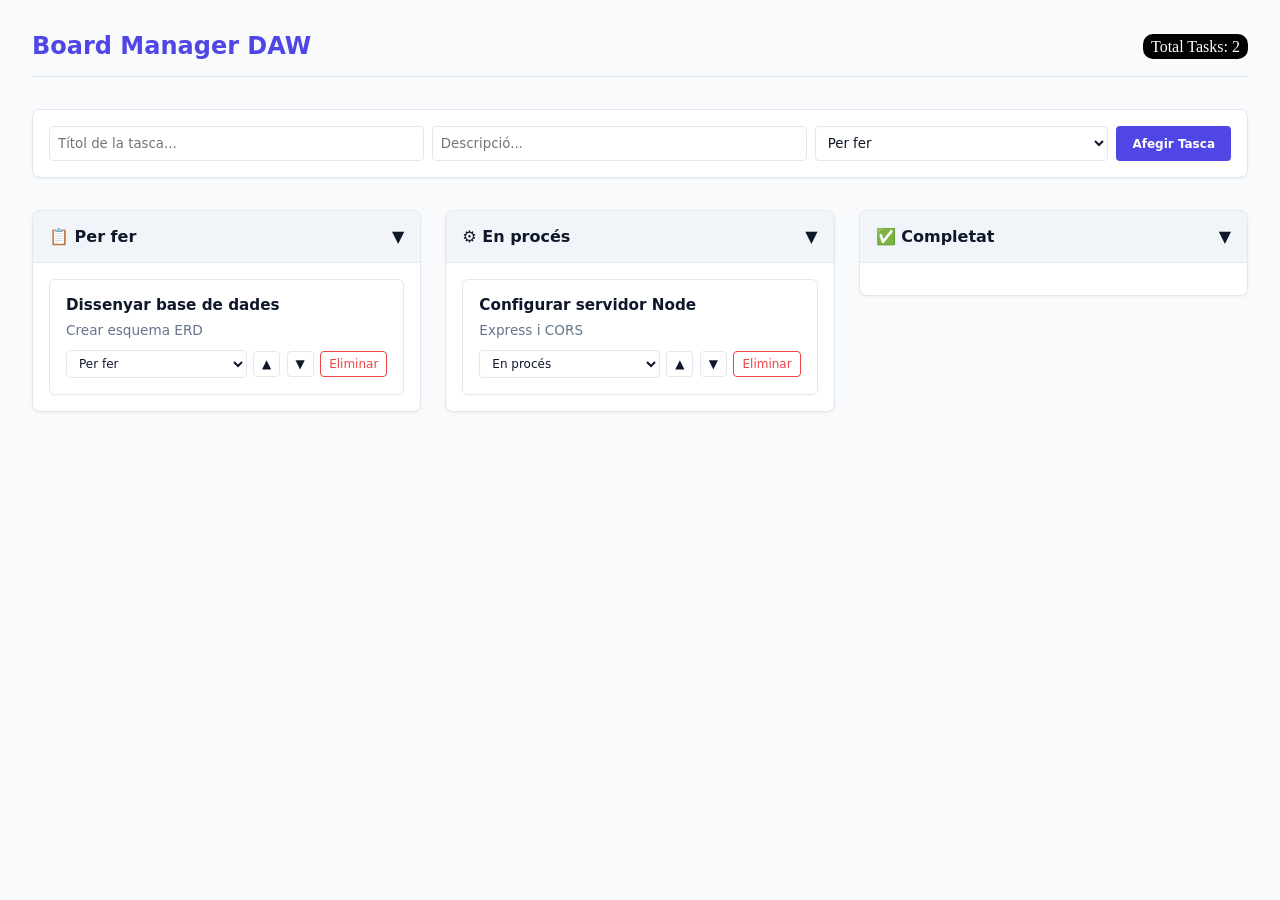
<file: Practicas_Arman/Desenvolupament web en entorn client/Exercici_M0612_U1_AC6/index.html>
<!DOCTYPE html>
<html lang="ca">
<head>
  <meta charset="UTF-8">
  <meta name="viewport" content="width=device-width, initial-scale=1.0">
  <title>Gestor de Projectes - Pràctica DAW JS</title>
  <link rel="stylesheet" href="styles.css">
</head>
<body>

  <header>
    <h1>Board Manager DAW</h1>
    <!-- MÒDUL 5: Custom Element amb Shadow DOM -->
    <task-badge id="global-badge" count="0"></task-badge>
  </header>

  <div class="form-container">
    <form id="new-task-form" class="form-group">
      <input type="text" id="task-title-input" placeholder="Títol de la tasca..." required>
      <input type="text" id="task-desc-input" placeholder="Descripció..." required>
      <select id="task-status-select">
        <option value="todo">Per fer</option>
        <option value="in-progress">En procés</option>
        <option value="done">Completat</option>
      </select>
      <button type="submit" class="btn-primary">Afegir Tasca</button>
    </form>
  </div>

  <main class="board" id="board">
    <!-- Columna 1 -->
    <section class="column" data-status="todo">
      <div class="column-header">
        <h2>📋 Per fer</h2>
        <span class="toggle-icon">▼</span>
      </div>
      <div class="column-content" id="todo-list"></div>
    </section>

    <!-- Columna 2 -->
    <section class="column" data-status="in-progress">
      <div class="column-header">
        <h2>⚙️ En procés</h2>
        <span class="toggle-icon">▼</span>
      </div>
      <div class="column-content" id="in-progress-list"></div>
    </section>

    <!-- Columna 3 -->
    <section class="column" data-status="done">
      <div class="column-header">
        <h2>✅ Completat</h2>
        <span class="toggle-icon">▼</span>
      </div>
      <div class="column-content" id="done-list"></div>
    </section>
  </main>

  <!-- MÒDUL 1: TEMPLATE HTML PER A LES TARGETES -->
  <template id="task-card-template">
    <article class="task-card" data-task-id="">
      <h3 class="task-title"></h3>
      <p class="task-desc"></p>
      <div class="actions">
        <select class="task-status-select">
          <option value="todo">Per fer</option>
          <option value="in-progress">En procés</option>
          <option value="done">Completat</option>
        </select>
        <button class="btn-up">▲</button>
        <button class="btn-down">▼</button>
        <button class="btn-delete">Eliminar</button>
      </div>
    </article>
  </template>

  <script src="app.js"></script>
</body>
</html>
</file>
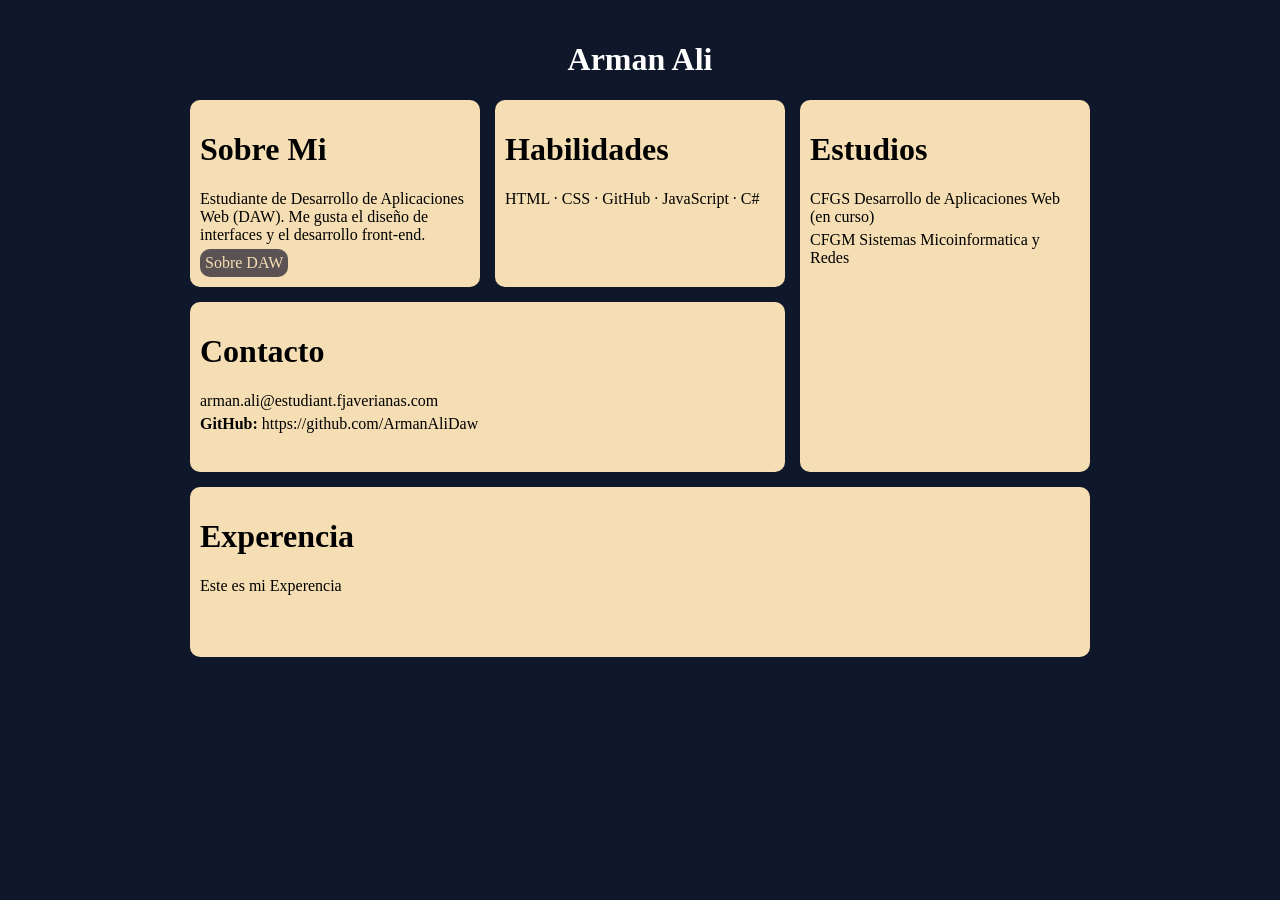
<file: Practicas_Arman/Disseny_de_interfícies_web/Exercici_M0615_Activitat2/index.html>
<!DOCTYPE html>
<html lang="es">

<head>
    <meta charset="UTF-8">
    <meta name="viewport" content="width=device-width, initial-scale=1.0">
    <title>Portfolio</title>
    <link rel="stylesheet" href="style.css">
</head>
<body>
    <header><h1>Arman Ali</h1></header>
    <div class="container">
        <div class="box">
            <h1>Sobre Mi</h1>
            <p>Estudiante de Desarrollo de Aplicaciones Web (DAW). Me gusta el diseño de interfaces y el desarrollo front-end.
            </p>
            <a href="https://ioc.xtec.cat/educacio/grups-moduls/desenvolupament-daplicacions-web/" class="btn" target="_blank">Sobre DAW</a>
        </div>
        <div class="box">
            <h1>Habilidades</h1>
            <p>HTML · CSS · GitHub · JavaScript · C#</p>
        </div>
        <div class="box">
            <h1>Estudios</h1>
            <p>CFGS Desarrollo de Aplicaciones Web (en curso)</p>
            <p>CFGM Sistemas Micoinformatica y Redes</p>
        </div>
        <div class="box">
            <h1>Contacto</h1>
            <p>arman.ali@estudiant.fjaverianas.com</p>
            <p><strong>GitHub:</strong> https://github.com/ArmanAliDaw</p>
        </div>
        <div class="box">
            <h1>Experencia</h1>
            <p>Este es mi Experencia</p>
        </div>
    </div>
</body>
</html>
</file>
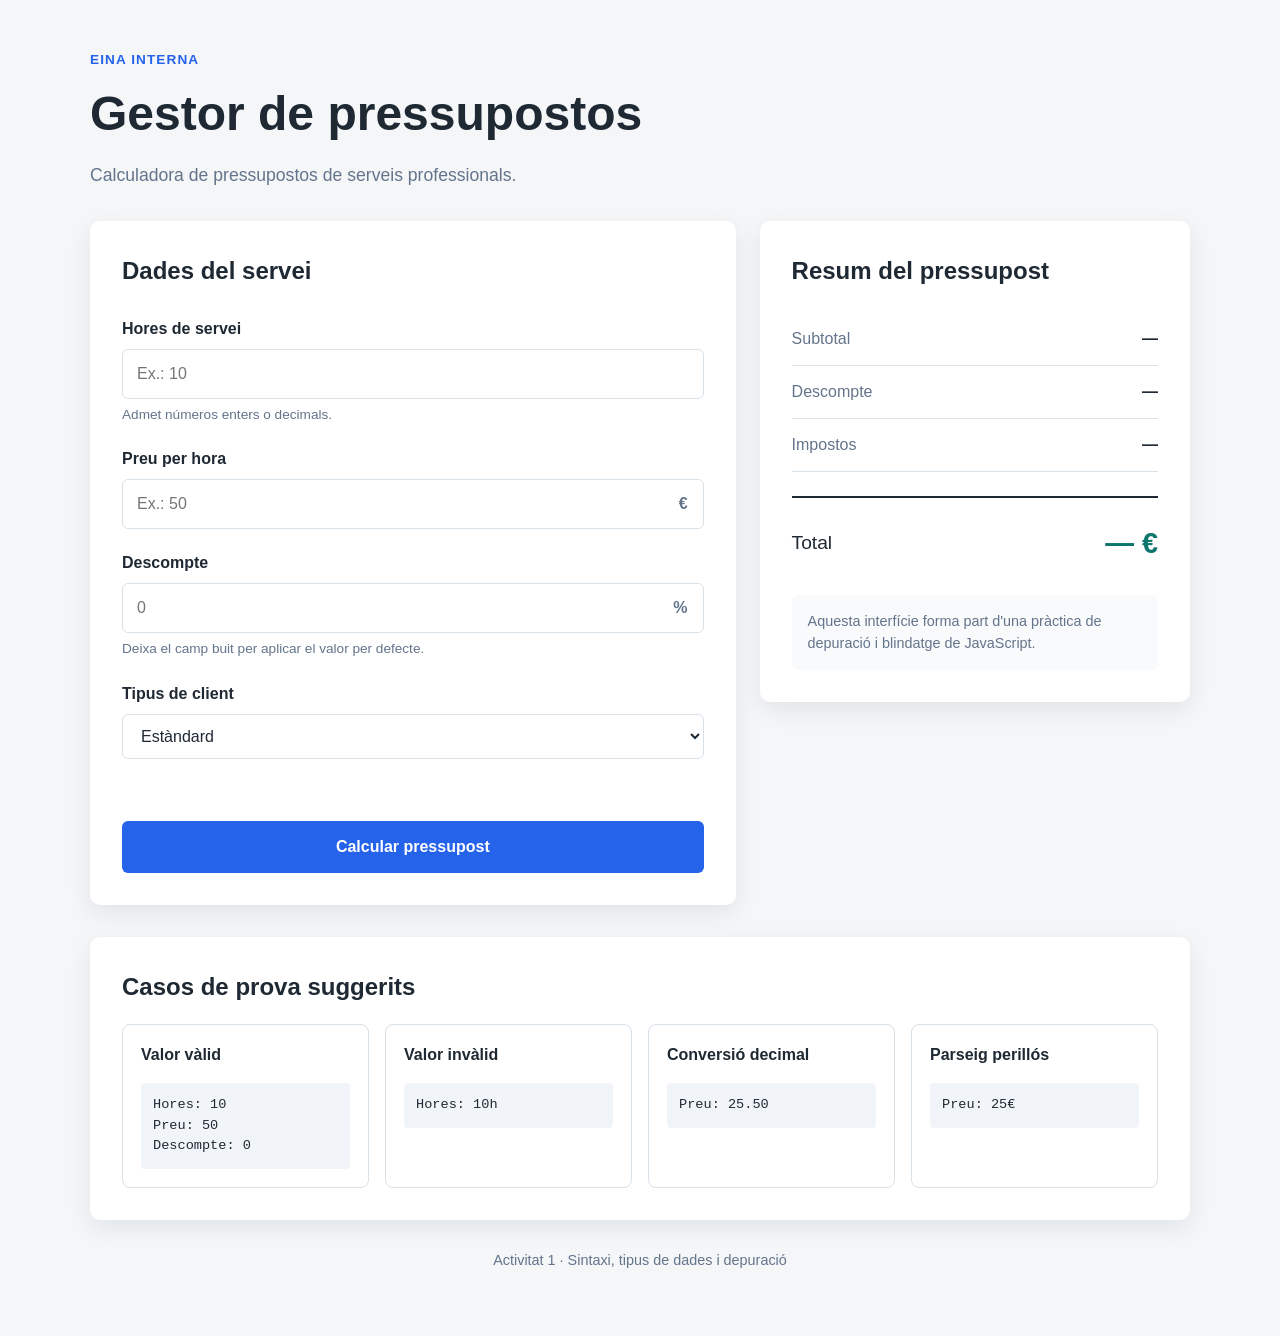
<file: Practicas_Arman/Desenvolupament web en entorn client/Exercici_M0612_U1_AC1/app/index.html>
<!DOCTYPE html>
<html lang="ca">

<head>
    <meta charset="UTF-8">

    <meta name="viewport" content="width=device-width, initial-scale=1.0">

    <title>Gestor de pressupostos</title>

    <link rel="stylesheet" href="./styles.css">
</head>

<body>

    <main class="app">

        <header class="app__header">

            <div>
                <p class="app__eyebrow">
                    Eina interna
                </p>

                <h1>
                    Gestor de pressupostos
                </h1>

                <p class="app__description">
                    Calculadora de pressupostos de serveis professionals.
                </p>
            </div>

        </header>


        <section class="budget" aria-labelledby="budget-title">

            <div class="budget__form">

                <h2 id="budget-title">
                    Dades del servei
                </h2>


                <!-- HORES -->

                <div class="form-group">

                    <label for="hours">
                        Hores de servei
                    </label>

                    <input type="text" id="hoursInput" name="hours" placeholder="Ex.: 10" autocomplete="off">

                    <small>
                        Admet números enters o decimals.
                    </small>

                </div>


                <!-- PREU -->

                <div class="form-group">

                    <label for="price">
                        Preu per hora
                    </label>

                    <div class="input-with-suffix">

                        <input type="text" id="price" name="price" placeholder="Ex.: 50" autocomplete="off">

                        <span>
                            €
                        </span>

                    </div>

                </div>


                <!-- DESCOMPTE -->

                <div class="form-group">

                    <label for="discount">
                        Descompte
                    </label>

                    <div class="input-with-suffix">

                        <input type="text" id="discount" name="discount" placeholder="0" autocomplete="off">

                        <span>
                            %
                        </span>

                    </div>

                    <small>
                        Deixa el camp buit per aplicar el valor per defecte.
                    </small>

                </div>


                <!-- CLIENT -->

                <div class="form-group">

                    <label for="clientType">
                        Tipus de client
                    </label>

                    <select id="clientType" name="clientType">

                        <option value="standard">
                            Estàndard
                        </option>

                        <option value="premium">
                            Premium
                        </option>

                        <option value="VIP">
                            VIP
                        </option>

                    </select>

                </div>


                <!-- ERROR -->

                <div id="error" class="error" role="alert" aria-live="polite"></div>


                <!-- BOTÓ -->

                <button type="button" id="calculateButton">
                    Calcular pressupost
                </button>

            </div>


            <!-- RESULTAT -->

            <aside class="budget__result" aria-labelledby="result-title">

                <h2 id="result-title">
                    Resum del pressupost
                </h2>


                <div class="result-row">

                    <span>
                        Subtotal
                    </span>

                    <strong id="subtotal">
                        —
                    </strong>

                </div>


                <div class="result-row">

                    <span>
                        Descompte
                    </span>

                    <strong id="discountAmount">
                        —
                    </strong>

                </div>


                <div class="result-row">

                    <span>
                        Impostos
                    </span>

                    <strong id="taxAmount">
                        —
                    </strong>

                </div>


                <div class="result-total">

                    <span>
                        Total
                    </span>

                    <strong>
                        <span id="total">
                            —
                        </span>

                        €
                    </strong>

                </div>


                <div class="result-info">

                    <p>
                        Aquesta interfície forma part d'una pràctica
                        de depuració i blindatge de JavaScript.
                    </p>

                </div>

            </aside>

        </section>


        <!-- CASOS DE PROVA -->

        <section class="tests">

            <h2>
                Casos de prova suggerits
            </h2>


            <div class="tests__grid">

                <article class="test-card">

                    <h3>
                        Valor vàlid
                    </h3>

                    <code>
                        Hores: 10<br>
                        Preu: 50<br>
                        Descompte: 0
                    </code>

                </article>


                <article class="test-card">

                    <h3>
                        Valor invàlid
                    </h3>

                    <code>
                        Hores: 10h
                    </code>

                </article>


                <article class="test-card">

                    <h3>
                        Conversió decimal
                    </h3>

                    <code>
                        Preu: 25.50
                    </code>

                </article>


                <article class="test-card">

                    <h3>
                        Parseig perillós
                    </h3>

                    <code>
                        Preu: 25€
                    </code>

                </article>

            </div>

        </section>


        <footer class="app__footer">

            <p>
                Activitat 1 · Sintaxi, tipus de dades i depuració
            </p>

        </footer>

    </main>


    <script src="./ac1.js"></script>

</body>

</html>
</file>
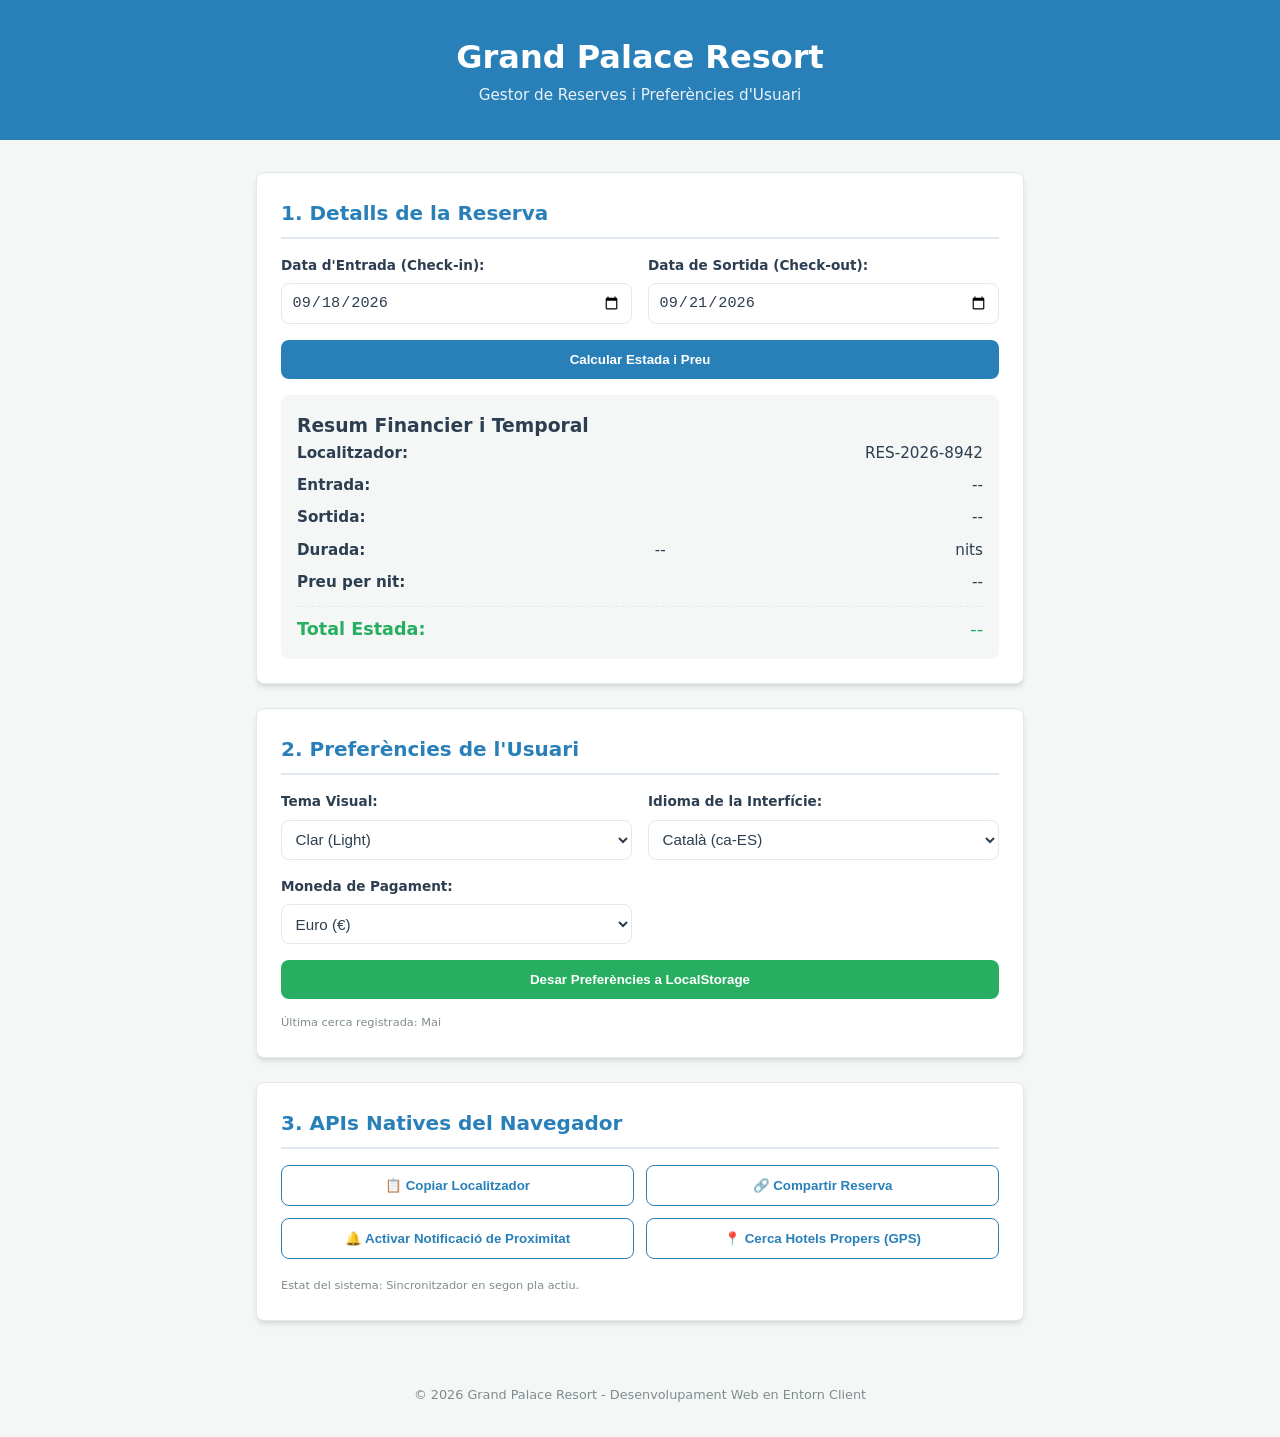
<file: Practicas_Arman/Desenvolupament web en entorn client/Exercici_M0612_U1_AC2/app/index.html>
<!DOCTYPE html>
<html lang="ca">
<head>
    <meta charset="UTF-8">
    <meta name="viewport" content="width=device-width, initial-scale=1.0">
    <title>Gestor de Reserves i Preferències - Enterprise Edition</title>
    <link rel="stylesheet" href="styles.css">
</head>
<body>

    <header class="app-header">
        <div class="header-container">
            <h1>Grand Palace Resort</h1>
            <p class="subtitle">Gestor de Reserves i Preferències d'Usuari</p>
        </div>
    </header>

    <main class="main-container">

        <!-- ALERTA D'ERROR GLOBAL -->
        <div id="errorMessage" class="alert alert-danger" style="display: none;" role="alert"></div>

        <!-- BLOC 1: GESTIÓ TEMPORAL I RESERVA -->
        <section class="card">
            <h2>1. Detalls de la Reserva</h2>
            
            <form id="bookingForm" class="form-grid">
                <div class="form-group">
                    <label for="checkInInput">Data d'Entrada (Check-in):</label>
                    <input type="date" id="checkInInput" value="2026-09-18" required>
                </div>

                <div class="form-group">
                    <label for="checkOutInput">Data de Sortida (Check-out):</label>
                    <input type="date" id="checkOutInput" value="2026-09-21" required>
                </div>

                <div class="form-group full-width">
                    <button type="button" id="btnCalculateStay" class="btn btn-primary">Calcular Estada i Preu</button>
                </div>
            </form>

            <div class="booking-summary card-inner">
                <h3>Resum Financier i Temporal</h3>
                <ul>
                    <li><strong>Localitzador:</strong> <span id="bookingIdDisplay">RES-2026-8942</span></li>
                    <li><strong>Entrada:</strong> <span id="checkInDisplay">--</span></li>
                    <li><strong>Sortida:</strong> <span id="checkOutDisplay">--</span></li>
                    <li><strong>Durada:</strong> <span id="stayNightsDisplay">--</span> nits</li>
                    <li><strong>Preu per nit:</strong> <span id="pricePerNightDisplay">--</span></li>
                    <li class="total-price"><strong>Total Estada:</strong> <span id="totalPriceDisplay">--</span></li>
                </ul>
            </div>
        </section>

        <!-- BLOC 2: PREFERÈNCIES I PERSISTÈNCIA -->
        <section class="card">
            <h2>2. Preferències de l'Usuari</h2>
            
            <form id="preferencesForm" class="form-grid">
                <div class="form-group">
                    <label for="themeSelect">Tema Visual:</label>
                    <select id="themeSelect">
                        <option value="light">Clar (Light)</option>
                        <option value="dark">Fosc (Dark)</option>
                    </select>
                </div>

                <div class="form-group">
                    <label for="langSelect">Idioma de la Interfície:</label>
                    <select id="langSelect">
                        <option value="ca-ES">Català (ca-ES)</option>
                        <option value="es-ES">Español (es-ES)</option>
                        <option value="en-US">English (en-US)</option>
                    </select>
                </div>

                <div class="form-group">
                    <label for="currencySelect">Moneda de Pagament:</label>
                    <select id="currencySelect">
                        <option value="EUR">Euro (€)</option>
                        <option value="USD">Dòlar Nord-americà ($)</option>
                        <option value="GBP">Lliura Esterlina (£)</option>
                    </select>
                </div>

                <div class="form-group full-width">
                    <button type="button" id="btnSavePreferences" class="btn btn-secondary">Desar Preferències a LocalStorage</button>
                </div>
            </form>

            <div class="status-box">
                <small>Última cerca registrada: <span id="lastSearchDisplay">Mai</span></small>
            </div>
        </section>

        <!-- BLOC 3: APIS NATIVES DEL NAVEGADOR -->
        <section class="card">
            <h2>3. APIs Natives del Navegador</h2>
            
            <div class="button-group">
                <button type="button" id="btnCopyCode" class="btn btn-outline">
                    📋 Copiar Localitzador
                </button>
                
                <button type="button" id="btnShareBooking" class="btn btn-outline">
                    🔗 Compartir Reserva
                </button>
                
                <button type="button" id="btnNotify" class="btn btn-outline">
                    🔔 Activar Notificació de Proximitat
                </button>
                
                <button type="button" id="btnNearbyHotels" class="btn btn-outline">
                    📍 Cerca Hotels Propers (GPS)
                </button>
            </div>

            <div id="apiFeedback" class="status-box" style="margin-top: 15px;">
                <small>Estat del sistema: Sincronitzador en segon pla actiu.</small>
            </div>
        </section>

    </main>

    <footer class="app-footer">
        <p>&copy; 2026 Grand Palace Resort - Desenvolupament Web en Entorn Client</p>
    </footer>

    <script src="app.js"></script>
</body>
</html>
</file>
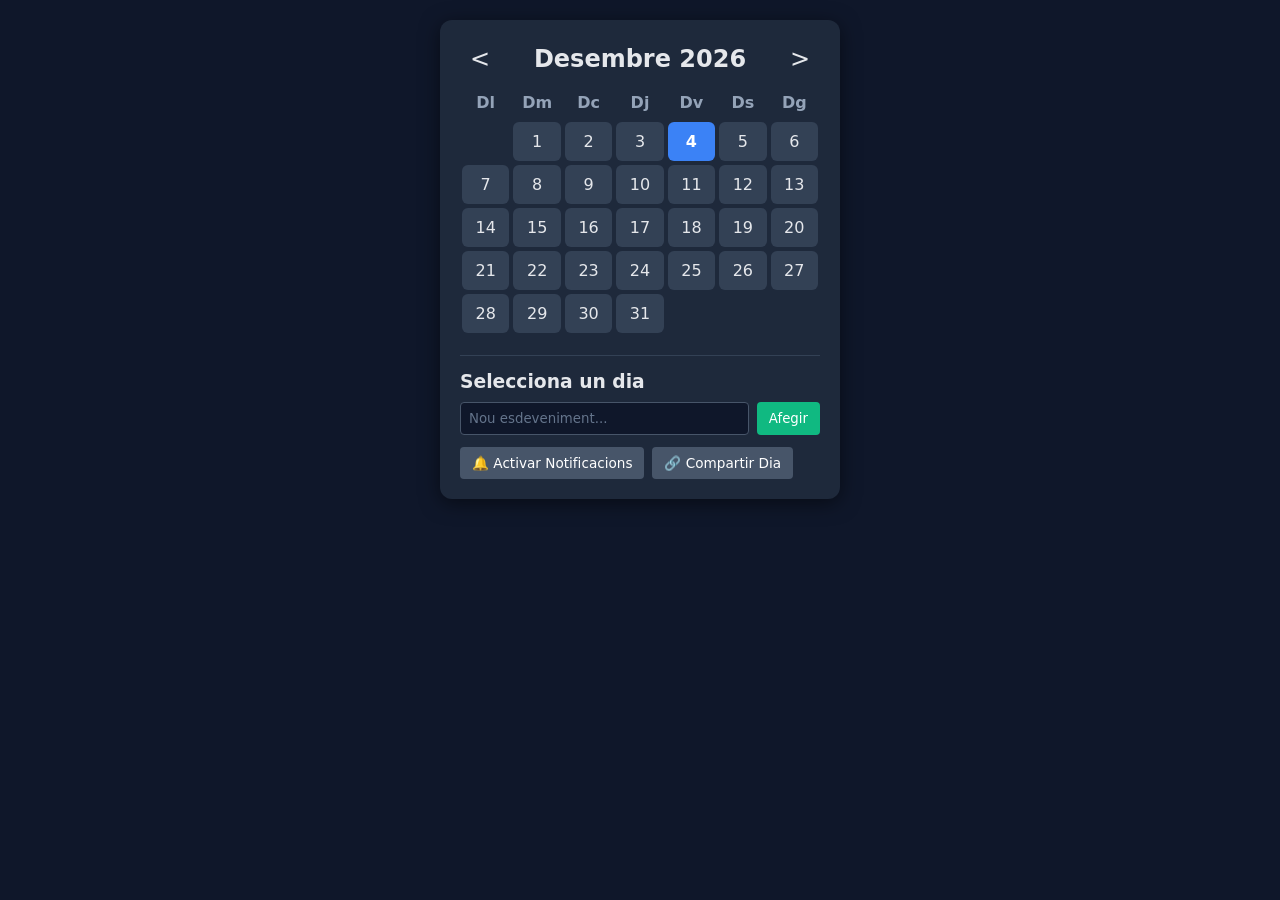
<file: Practicas_Arman/Desenvolupament web en entorn client/Exercici_M0612_U1_AC3/calendari/index.html>
<!DOCTYPE html>
<html lang="ca">

<head>
  <meta charset="UTF-8">
  <meta name="viewport" content="width=device-width, initial-scale=1.0">
  <title>El Meu Calendari JS</title>
  <link rel="stylesheet" href="styles.css">
</head>

<body>
  <div class="calendar-app">
    <!-- Capçalera -->
    <header class="calendar-header">
      <button id="prev-btn">&lt;</button>
      <h2 id="month-year-display">-- ----</h2>
      <button id="next-btn">&gt;</button>
    </header>

    <!-- Dies de la setmana -->
    <div class="weekdays">
      <div>Dl</div>
      <div>Dm</div>
      <div>Dc</div>
      <div>Dj</div>
      <div>Dv</div>
      <div>Ds</div>
      <div>Dg</div>
    </div>

    <!-- Graella de dies -->
    <div id="days-grid" class="days-grid"></div>

    <!-- Panell d'esdeveniments del dia seleccionat -->
    <section class="events-section">
      <h3 id="selected-date-display">Selecciona un dia</h3>

      <form id="event-form">
        <input type="text" id="event-input" placeholder="Nou esdeveniment..." required>
        <button type="submit">Afegir</button>
      </form>

      <ul id="events-list"></ul>

      <div class="actions">
        <button id="notify-btn" class="secondary-btn">🔔 Activar Notificacions</button>
        <button id="share-btn" class="secondary-btn">🔗 Compartir Dia</button>
      </div>
    </section>
  </div>

  <script src="app.js"></script>
</body>

</html>
</file>
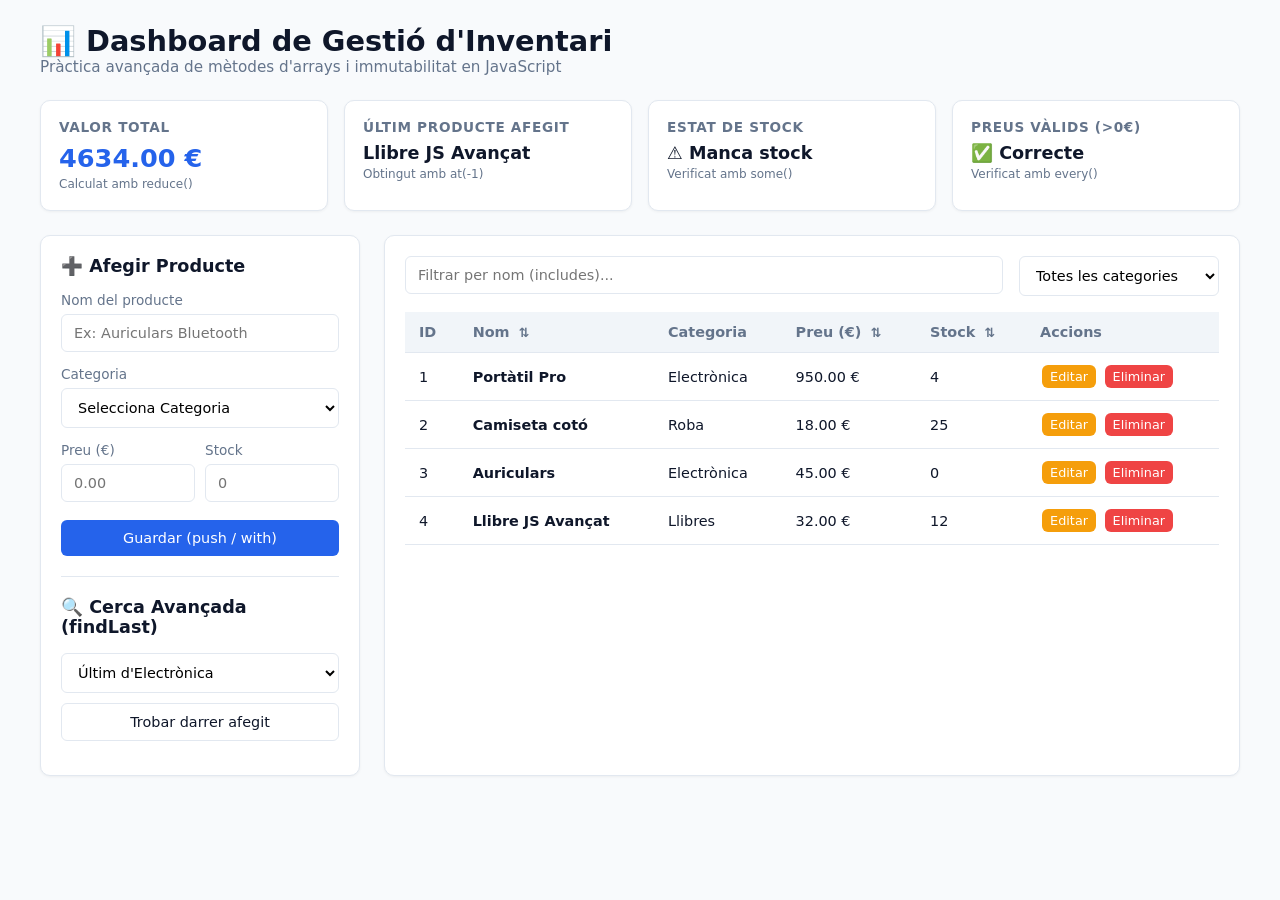
<file: Practicas_Arman/Desenvolupament web en entorn client/Exercici_M0612_U1_AC4/shop/index.html>
<!DOCTYPE html>
<html lang="ca">
<head>
  <meta charset="UTF-8">
  <meta name="viewport" content="width=device-width, initial-scale=1.0">
  <title>Dashboard d'Inventari - Pràctica JS Arrays</title>
  <link rel="stylesheet" href="styles.css">
</head>
<body>
  <div class="dashboard-container">
    <header class="header">
      <h1>📊 Dashboard de Gestió d'Inventari</h1>
      <p>Pràctica avançada de mètodes d'arrays i immutabilitat en JavaScript</p>
    </header>

    <!-- Targetes de Mètriques (Stats) -->
    <section class="stats-grid">
      <div class="stat-card">
        <h3>Valor Total</h3>
        <div class="value" id="val-total">0.00 €</div>
        <span class="subtext">Calculat amb reduce()</span>
      </div>
      <div class="stat-card">
        <h3>Últim Producte Afegit</h3>
        <div class="value-sm" id="val-ultim">-</div>
        <span class="subtext">Obtingut amb at(-1)</span>
      </div>
      <div class="stat-card">
        <h3>Estat de Stock</h3>
        <div class="value-sm" id="val-sense-stock">-</div>
        <span class="subtext">Verificat amb some()</span>
      </div>
      <div class="stat-card">
        <h3>Preus Vàlids (>0€)</h3>
        <div class="value-sm" id="val-preu-valid">-</div>
        <span class="subtext">Verificat amb every()</span>
      </div>
    </section>

    <div class="main-layout">
      <!-- Formulari d'Alta / Edició -->
      <aside class="card sidebar">
        <h2 id="form-title">➕ Afegir Producte</h2>
        <form id="form-producte">
          <input type="hidden" id="edit-id" value="">
          
          <div class="form-group">
            <label>Nom del producte</label>
            <input type="text" id="nom" placeholder="Ex: Auriculars Bluetooth" required>
          </div>
          
          <div class="form-group">
            <label>Categoria</label>
            <select id="categoria" required>
              <option value="">Selecciona Categoria</option>
              <option value="Electrònica">Electrònica</option>
              <option value="Roba">Roba</option>
              <option value="Llibres">Llibres</option>
            </select>
          </div>

          <div class="form-row">
            <div class="form-group">
              <label>Preu (€)</label>
              <input type="number" id="preu" placeholder="0.00" step="0.01" required>
            </div>
            <div class="form-group">
              <label>Stock</label>
              <input type="number" id="stock" placeholder="0" required>
            </div>
          </div>

          <button type="submit" id="btn-submit" class="btn btn-primary">Guardar (push / with)</button>
          <button type="button" id="btn-cancel" class="btn btn-secondary" style="display: none;">Cancel·lar</button>
        </form>

        <hr class="divider">

        <h3>🔍 Cerca Avançada (findLast)</h3>
        <div class="form-group">
          <select id="cerca-cat-last">
            <option value="Electrònica">Últim d'Electrònica</option>
            <option value="Roba">Últim de Roba</option>
            <option value="Llibres">Últim de Llibres</option>
          </select>
          <button id="btn-cerca-last" class="btn btn-outline">Trobar darrer afegit</button>
        </div>
      </aside>

      <!-- Secció Principal: Taula i Filtres -->
      <main class="card content">
        <div class="table-header-controls">
          <div class="search-box">
            <input type="text" id="input-cerca" placeholder="Filtrar per nom (includes)...">
          </div>
          <div class="filter-box">
            <select id="filtre-categoria">
              <option value="Totes">Totes les categories</option>
              <option value="Electrònica">Electrònica</option>
              <option value="Roba">Roba</option>
              <option value="Llibres">Llibres</option>
            </select>
          </div>
        </div>

        <table class="data-table">
          <thead>
            <tr>
              <th>ID</th>
              <th class="sortable" data-sort="nom">Nom <span class="sort-icon">⇅</span></th>
              <th>Categoria</th>
              <th class="sortable" data-sort="preu">Preu (€) <span class="sort-icon">⇅</span></th>
              <th class="sortable" data-sort="stock">Stock <span class="sort-icon">⇅</span></th>
              <th>Accions</th>
            </tr>
          </thead>
          <tbody id="taula-productes">
            <!-- Renderitzat JS -->
          </tbody>
        </table>
      </main>
    </div>
  </div>

  <script src="app.js"></script>
</body>
</html>
</file>
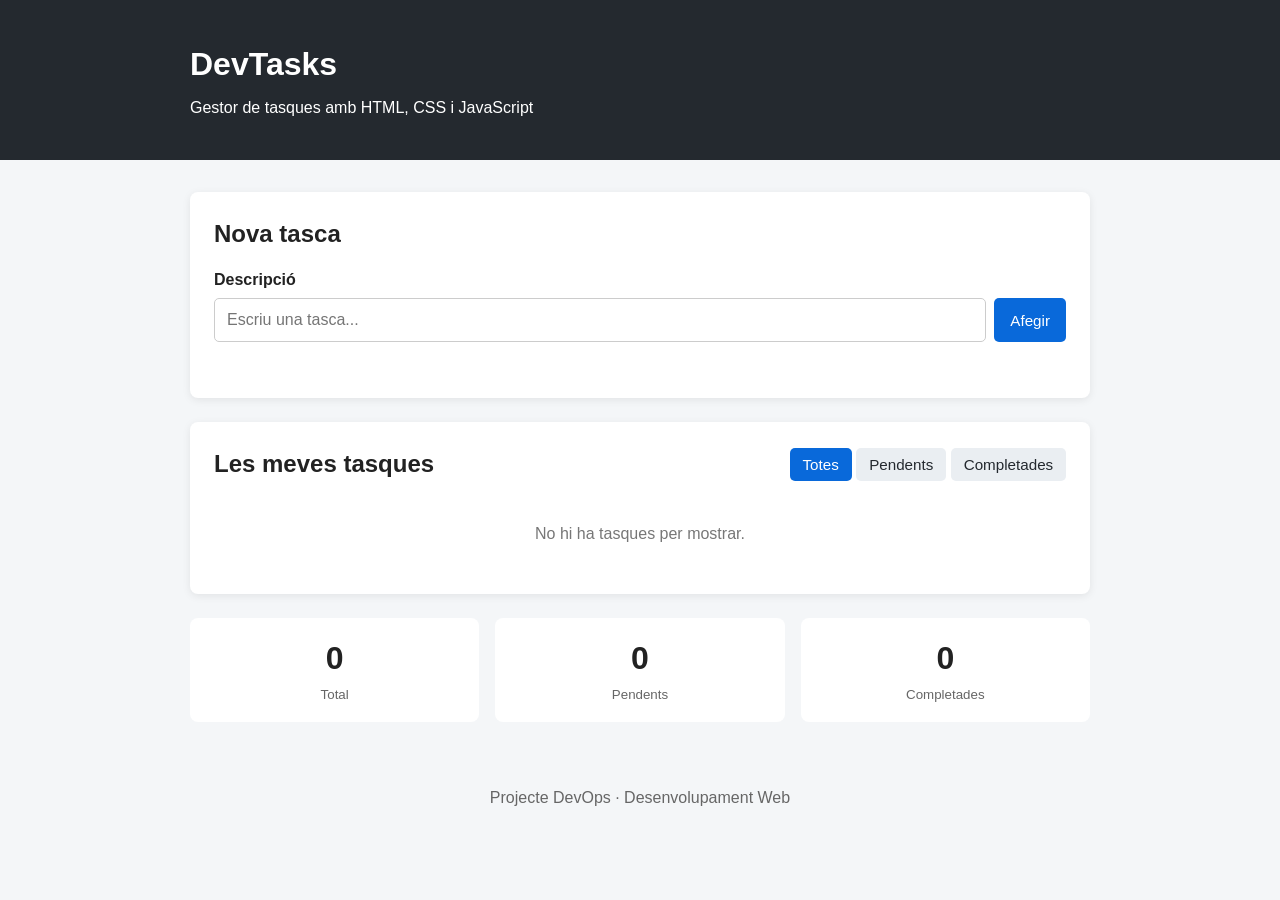
<file: Practicas_Arman/Projecte intermodular de desenvolupament d'aplicacions web/Exercici_M0616_PROJ1/devtasks/index.html>
<!DOCTYPE html>
<html lang="ca">
<head>
  <meta charset="UTF-8">
  <meta name="viewport" content="width=device-width, initial-scale=1.0">
  <meta name="description" content="DevTasks - aplicació de gestió de tasques">
  <title>DevTasks</title>
  <link rel="stylesheet" href="css/style.css">
</head>
<body>
  <header class="header">
    <div class="container">
      <h1>DevTasks</h1>
      <p>Gestor de tasques amb HTML, CSS i JavaScript</p>
    </div>
  </header>

  <main class="container">
    <section class="task-form-section">
      <h2>Nova tasca</h2>
      <form id="task-form">
        <label for="task-input">Descripció</label>
        <div class="form-row">
          <input id="task-input" type="text" placeholder="Escriu una tasca..." autocomplete="off">
          <button type="submit">Afegir</button>
        </div>
        <p id="form-error" class="error" aria-live="polite"></p>
      </form>
    </section>

    <section class="tasks-section">
      <div class="section-header">
        <h2>Les meves tasques</h2>
        <div class="filters">
          <button class="filter active" data-filter="all">Totes</button>
          <button class="filter" data-filter="pending">Pendents</button>
          <button class="filter" data-filter="completed">Completades</button>
        </div>
      </div>

      <ul id="task-list" class="task-list"></ul>
      <p id="empty-message" class="empty-message">No hi ha tasques per mostrar.</p>
    </section>

    <section class="stats">
      <div class="stat"><span id="total-tasks">0</span><small>Total</small></div>
      <div class="stat"><span id="pending-tasks">0</span><small>Pendents</small></div>
      <div class="stat"><span id="completed-tasks">0</span><small>Completades</small></div>
    </section>
  </main>

  <footer class="footer">
    <p>Projecte DevOps · Desenvolupament Web</p>
  </footer>

  <script type="module" src="js/app.js"></script>
</body>
</html>
</file>
<file: Practicas_Arman/Desenvolupament web en entorn client/Exercici_M0612_U1_AC6/styles.css>
:root {
  /* Paleta de colors per a tema clar */
  --bg-color: #f8fafc;        /* Fons general molt clar (Slate 50) */
  --card-bg: #ffffff;        /* Fons de les targetes i contenidors (Blanc pur) */
  --accent: #4f46e5;         /* Color d'accentuació (Indigo 600) */
  --text-main: #0f172a;      /* Text principal fosc per alt contrast (Slate 900) */
  --text-muted: #64748b;     /* Text secundari/suau (Slate 500) */
  --border-color: #e2e8f0;   /* Vores suaus (Slate 200) */
  --header-bg: #f1f5f9;      /* Fons per a capçaleres de columna (Slate 100) */
  --success: #10b981;        /* Verd d'èxit (Emerald 500) */
  --danger: #ef4444;         /* Vermell d'error/eliminar (Red 500) */
}

* { 
  box-sizing: border-box; 
  margin: 0; 
  padding: 0; 
  font-family: system-ui, -apple-system, sans-serif; 
}

body { 
  background-color: var(--bg-color); 
  color: var(--text-main); 
  padding: 2rem; 
  min-height: 100vh; 
}

header { 
  display: flex; 
  justify-content: space-between; 
  align-items: center; 
  margin-bottom: 2rem; 
  border-bottom: 1px solid var(--border-color); 
  padding-bottom: 1rem; 
}

h1 { 
  font-size: 1.5rem; 
  font-weight: 700; 
  color: var(--accent); 
}

.board { 
  display: grid; 
  grid-template-columns: repeat(auto-fit, minmax(300px, 1fr)); 
  gap: 1.5rem; 
  align-items: start; 
}

.column { 
  background-color: var(--card-bg); 
  border-radius: 8px; 
  border: 1px solid var(--border-color); 
  overflow: hidden; 
  box-shadow: 0 1px 3px rgba(0, 0, 0, 0.05);
}

.column-header { 
  padding: 1rem; 
  background-color: var(--header-bg); 
  cursor: pointer; 
  display: flex; 
  justify-content: space-between; 
  align-items: center; 
  user-select: none; 
  border-bottom: 1px solid var(--border-color);
}

.column-header h2 { 
  font-size: 1rem; 
  font-weight: 600; 
}

.column-content { 
  padding: 1rem; 
  display: flex; 
  flex-direction: column; 
  gap: 0.75rem; 
  transition: all 0.3s ease; 
}

.column-content.collapsed { 
  display: none; 
}

.task-card { 
  background-color: var(--card-bg); 
  border: 1px solid var(--border-color); 
  border-radius: 6px; 
  padding: 1rem; 
  position: relative; 
  box-shadow: 0 1px 2px rgba(0, 0, 0, 0.03);
}

.task-card.completed { 
  border-left: 4px solid var(--success); 
  opacity: 0.75; 
  background-color: #f8fafc;
}

.task-card.completed h3 { 
  text-decoration: line-through; 
  color: var(--text-muted); 
}

.task-card h3 { 
  font-size: 0.95rem; 
  margin-bottom: 0.5rem; 
  color: var(--text-main);
}

.task-card p { 
  font-size: 0.85rem; 
  color: var(--text-muted); 
  margin-bottom: 0.75rem; 
}

.actions { 
  display: flex; 
  gap: 0.4rem; 
  justify-content: flex-end; 
  align-items: center; 
}

button, select.task-status-select { 
  background: var(--card-bg); 
  border: 1px solid var(--border-color); 
  color: var(--text-main); 
  padding: 0.3rem 0.5rem; 
  border-radius: 4px; 
  cursor: pointer; 
  font-size: 0.75rem; 
}

button:hover, select.task-status-select:hover { 
  background-color: var(--header-bg); 
}

button.btn-delete { 
  border-color: var(--danger); 
  color: var(--danger); 
}

button.btn-delete:hover {
  background-color: #fef2f2;
}

.form-container { 
  background-color: var(--card-bg); 
  padding: 1rem; 
  border-radius: 8px; 
  margin-bottom: 2rem; 
  border: 1px solid var(--border-color); 
  box-shadow: 0 1px 3px rgba(0, 0, 0, 0.05);
}

.form-group { 
  display: flex; 
  gap: 0.5rem; 
  flex-wrap: wrap; 
}

input, select { 
  background: var(--card-bg); 
  border: 1px solid var(--border-color); 
  color: var(--text-main); 
  padding: 0.5rem; 
  border-radius: 4px; 
  flex-grow: 1; 
}

/* Fix per a la visibilitat de les opcions dels desplegables */
option {
  background-color: var(--card-bg);
  color: var(--text-main);
}

input:focus, select:focus {
  outline: 2px solid var(--accent);
  border-color: transparent;
}

button.btn-primary { 
  background-color: var(--accent); 
  color: white; 
  border: none; 
  font-weight: 600; 
  padding: 0.5rem 1rem; 
}

button.btn-primary:hover {
  background-color: #4338ca;
}
</file>
<file: Practicas_Arman/Disseny_de_interfícies_web/Exercici_M0615_Activitat2/style.css>
body {
    margin: 0;
    padding: 20px;
    background-color: #0f172a;
}
header{
    color: white;
    text-align: center;
    animation: jump 1.5s ease-in-out infinite;
}

/* Contenedor Principal */
.container{
    display: grid;
    grid-template-columns: repeat(3, 1fr);
    gap: 15px;
    max-width: 900px;
    margin: 0 auto;
}

/* Tarjetas */
.box {
    background-color: wheat;
    border-radius: 10px;
    display: flex; 
    flex-direction: column;
    padding: 10px;
    min-height: 150px;
    height: auto;
}
.box:hover{
    background-color: #273449;
    color: white;
    transition: transform 0.5s ease;
}
.box h1 :hover{
    margin: 0 0 5px;
    color: black;
}
.box p {
    margin: 0 0 5px;
}

/* Sobre Mi */
/* .box:nth-child(1) {
    background-color: aqua;
} */
.box:nth-child(1):hover {
    transform: rotate(2deg) 
}

/* Habilidades */
/* .box:nth-child(2) {
    background-color:aquamarine;
} */
.box:nth-child(2):hover {
    transform: scale(102%);
}

/* Estudios */
.box:nth-child(3) {
    grid-row: span 2;
}
.box:nth-child(3):hover {
    transform: scale(1.10)
}

/* Contacto */
.box:nth-child(4) {
    grid-column: span 2;
}
.box:nth-child(4):hover {
    transform: rotate(-10deg);
}

/* Experencia */
.box:nth-child(5) {
    grid-column: span 3;
}
.box:nth-child(5):hover {
    animation: updown 1.5s ease-in-out infinite;
}

/* Button */
.btn{
    align-self: self-start;
    background-color: #5a5253;
    color: wheat;
    text-decoration: none;
    padding: 5px;
    border-radius: 10px;
    align-items: center;
    justify-content: center;
    margin-top: auto;
}
.btn:hover{
    background-color: aliceblue;
    color: black;
}
@keyframes jump {
    0% {
        transform: translateY(0);
    }

    50% {
        transform: translateY(-10px);
    }

    100% {
        transform: translateY(0);
    }
}

@keyframes updown {
    0% {
        transform: translate(0);
    }
    25% {
        transform: rotate(10deg);

    }
    50% {
        transform: rotate(-10deg);

    }
    75%{
        transform: rotate(10deg);

    }
    100%{
        transform: translate(0);
    }
}
</file>
<file: Practicas_Arman/Desenvolupament web en entorn client/Exercici_M0612_U1_AC1/app/styles.css>
/* ============================================================
   VARIABLES
   ============================================================ */

:root {

    --color-background: #f4f6f8;

    --color-surface: #ffffff;

    --color-text: #1f2933;

    --color-text-light: #64748b;

    --color-border: #d9e1e8;

    --color-primary: #2563eb;

    --color-primary-hover: #1d4ed8;

    --color-error: #b42318;

    --color-error-background: #fef3f2;

    --color-result: #0f766e;

    --radius: 10px;

    --shadow:
        0 8px 24px rgba(15, 23, 42, 0.08);

}


/* ============================================================
   RESET
   ============================================================ */

* {

    box-sizing: border-box;

}


body {

    margin: 0;

    font-family:
        Arial,
        Helvetica,
        sans-serif;

    background: var(--color-background);

    color: var(--color-text);

    line-height: 1.5;

}


/* ============================================================
   APP
   ============================================================ */

.app {

    width: min(1100px, calc(100% - 40px));

    margin: 0 auto;

    padding: 50px 0;

}


/* ============================================================
   HEADER
   ============================================================ */

.app__header {

    margin-bottom: 32px;

}


.app__eyebrow {

    margin: 0 0 8px;

    color: var(--color-primary);

    font-size: 0.85rem;

    font-weight: 700;

    text-transform: uppercase;

    letter-spacing: 0.08em;

}


.app__header h1 {

    margin: 0;

    font-size: clamp(
        2rem,
        5vw,
        3rem
    );

}


.app__description {

    margin: 12px 0 0;

    color: var(--color-text-light);

    font-size: 1.1rem;

}


/* ============================================================
   PRESSUPOST
   ============================================================ */

.budget {

    display: grid;

    grid-template-columns:
        minmax(0, 1.2fr)
        minmax(300px, 0.8fr);

    gap: 24px;

}


/* ============================================================
   FORMULARI
   ============================================================ */

.budget__form {

    padding: 32px;

    background: var(--color-surface);

    border-radius: var(--radius);

    box-shadow: var(--shadow);

}


.budget__form h2 {

    margin-top: 0;

    margin-bottom: 28px;

}


.form-group {

    margin-bottom: 22px;

}


.form-group label {

    display: block;

    margin-bottom: 8px;

    font-weight: 600;

}


.form-group small {

    display: block;

    margin-top: 6px;

    color: var(--color-text-light);

    font-size: 0.85rem;

}


/* ============================================================
   INPUTS
   ============================================================ */

input,
select {

    width: 100%;

    padding: 12px 14px;

    border: 1px solid var(--color-border);

    border-radius: 6px;

    background: #ffffff;

    color: var(--color-text);

    font: inherit;

}


input:focus,
select:focus {

    outline: none;

    border-color: var(--color-primary);

    box-shadow:
        0 0 0 3px
        rgba(37, 99, 235, 0.12);

}


/* ============================================================
   INPUT AMB SUFIX
   ============================================================ */

.input-with-suffix {

    position: relative;

}


.input-with-suffix input {

    padding-right: 50px;

}


.input-with-suffix span {

    position: absolute;

    top: 50%;

    right: 16px;

    transform: translateY(-50%);

    color: var(--color-text-light);

    font-weight: 600;

}


/* ============================================================
   ERROR
   ============================================================ */

.error {

    min-height: 20px;

    margin-bottom: 20px;

    padding: 0;

    color: var(--color-error);

    font-size: 0.9rem;

}


.error:not(:empty) {

    padding: 12px;

    background: var(--color-error-background);

    border-left:
        4px solid
        var(--color-error);

    border-radius: 4px;

}


/* ============================================================
   BOTÓ
   ============================================================ */

button {

    width: 100%;

    padding: 14px 20px;

    border: none;

    border-radius: 6px;

    background: var(--color-primary);

    color: white;

    font: inherit;

    font-weight: 700;

    cursor: pointer;

    transition:
        background 0.2s ease,
        transform 0.2s ease;

}


button:hover {

    background: var(--color-primary-hover);

}


button:active {

    transform: translateY(1px);

}


button:focus-visible {

    outline:
        3px solid
        rgba(37, 99, 235, 0.35);

    outline-offset: 3px;

}


/* ============================================================
   RESULTAT
   ============================================================ */

.budget__result {

    padding: 32px;

    background: var(--color-surface);

    border-radius: var(--radius);

    box-shadow: var(--shadow);

    height: fit-content;

}


.budget__result h2 {

    margin-top: 0;

    margin-bottom: 24px;

}


/* ============================================================
   FILES RESULTAT
   ============================================================ */

.result-row {

    display: flex;

    justify-content: space-between;

    gap: 20px;

    padding: 14px 0;

    border-bottom:
        1px solid
        var(--color-border);

}


.result-row span {

    color: var(--color-text-light);

}


.result-total {

    display: flex;

    justify-content: space-between;

    align-items: center;

    margin-top: 24px;

    padding-top: 24px;

    border-top:
        2px solid
        var(--color-text);

    font-size: 1.2rem;

}


.result-total strong {

    color: var(--color-result);

    font-size: 1.8rem;

}


/* ============================================================
   INFORMACIÓ
   ============================================================ */

.result-info {

    margin-top: 30px;

    padding: 16px;

    background: #f8fafc;

    border-radius: 6px;

}


.result-info p {

    margin: 0;

    color: var(--color-text-light);

    font-size: 0.9rem;

}


/* ============================================================
   TESTS
   ============================================================ */

.tests {

    margin-top: 32px;

    padding: 32px;

    background: var(--color-surface);

    border-radius: var(--radius);

    box-shadow: var(--shadow);

}


.tests h2 {

    margin-top: 0;

}


.tests__grid {

    display: grid;

    grid-template-columns:
        repeat(
            auto-fit,
            minmax(200px, 1fr)
        );

    gap: 16px;

}


.test-card {

    padding: 18px;

    border:
        1px solid
        var(--color-border);

    border-radius: 8px;

}


.test-card h3 {

    margin-top: 0;

    font-size: 1rem;

}


.test-card code {

    display: block;

    padding: 12px;

    background: #f1f5f9;

    border-radius: 4px;

    font-family:
        "Courier New",
        monospace;

    font-size: 0.85rem;

}


/* ============================================================
   FOOTER
   ============================================================ */

.app__footer {

    margin-top: 30px;

    text-align: center;

    color: var(--color-text-light);

    font-size: 0.9rem;

}


/* ============================================================
   RESPONSIVE
   ============================================================ */

@media (max-width: 800px) {

    .app {

        width: min(
            100% - 24px,
            700px
        );

        padding: 24px 0;

    }


    .budget {

        grid-template-columns: 1fr;

    }


    .budget__form,
    .budget__result,
    .tests {

        padding: 24px;

    }

}


@media (max-width: 480px) {

    .app__header h1 {

        font-size: 2rem;

    }


    .result-total {

        align-items: flex-start;

        flex-direction: column;

        gap: 8px;

    }

}
</file>
<file: Practicas_Arman/Desenvolupament web en entorn client/Exercici_M0612_U1_AC2/app/styles.css>
/* ==========================================
   DISSENY BASE I VARIABLES
   ========================================== */
:root {
    --bg-color: #f4f7f6;
    --card-bg: #ffffff;
    --text-color: #2c3e50;
    --text-muted: #7f8c8d;
    --primary: #2980b9;
    --primary-hover: #1f6391;
    --secondary: #27ae60;
    --secondary-hover: #1e8449;
    --border-color: #e2e8f0;
    --danger: #e74c3c;
    --danger-bg: #fdf2f2;
    --shadow: 0 4px 6px -1px rgba(0, 0, 0, 0.1), 0 2px 4px -1px rgba(0, 0, 0, 0.06);
    --radius: 8px;
}

/* TEMA FOSC (Canvia dinàmicament per JS) */
body.dark-theme {
    --bg-color: #1a202c;
    --card-bg: #2d3748;
    --text-color: #f7fafc;
    --text-muted: #a0aec0;
    --border-color: #4a5568;
    --shadow: 0 4px 6px -1px rgba(0, 0, 0, 0.5);
}

* {
    box-sizing: border-box;
    margin: 0;
    padding: 0;
}

body {
    font-family: system-ui, -apple-system, BlinkMacSystemFont, "Segoe UI", Roboto, sans-serif;
    background-color: var(--bg-color);
    color: var(--text-color);
    line-height: 1.6;
    transition: background-color 0.3s ease, color 0.3s ease;
}

/* ==========================================
   ESTRUCTURA I LAYOUT
   ========================================== */
.app-header {
    background-color: var(--primary);
    color: #ffffff;
    padding: 2rem 1rem;
    text-align: center;
}

.subtitle {
    font-size: 0.95rem;
    opacity: 0.9;
}

.main-container {
    max-width: 800px;
    margin: 2rem auto;
    padding: 0 1rem;
    display: flex;
    flex-direction: column;
    gap: 1.5rem;
}

.card {
    background-color: var(--card-bg);
    border: 1px solid var(--border-color);
    border-radius: var(--radius);
    padding: 1.5rem;
    box-shadow: var(--shadow);
}

.card h2 {
    font-size: 1.25rem;
    margin-bottom: 1rem;
    border-bottom: 2px solid var(--border-color);
    padding-bottom: 0.5rem;
    color: var(--primary);
}

.card-inner {
    background-color: var(--bg-color);
    padding: 1rem;
    border-radius: var(--radius);
    margin-top: 1rem;
}

/* ==========================================
   FORMULARIS I INPUTS
   ========================================== */
.form-grid {
    display: grid;
    grid-template-columns: 1fr 1fr;
    gap: 1rem;
}

.full-width {
    grid-column: span 2;
}

@media (max-width: 600px) {
    .form-grid {
        grid-template-columns: 1fr;
    }
    .full-width {
        grid-column: span 1;
    }
}

.form-group {
    display: flex;
    flex-direction: column;
    gap: 0.4rem;
}

label {
    font-size: 0.85rem;
    font-weight: 600;
}

input[type="date"], select {
    padding: 0.6rem;
    border: 1px solid var(--border-color);
    border-radius: var(--radius);
    background-color: var(--card-bg);
    color: var(--text-color);
    font-size: 0.95rem;
}

/* ==========================================
   BOTONS
   ========================================== */
.btn {
    padding: 0.75rem 1.2rem;
    border: none;
    border-radius: var(--radius);
    font-weight: 600;
    cursor: pointer;
    transition: background-color 0.2s ease, transform 0.1s ease;
    width: 100%;
}

.btn:active {
    transform: scale(0.98);
}

.btn-primary {
    background-color: var(--primary);
    color: #ffffff;
}

.btn-primary:hover {
    background-color: var(--primary-hover);
}

.btn-secondary {
    background-color: var(--secondary);
    color: #ffffff;
}

.btn-secondary:hover {
    background-color: var(--secondary-hover);
}

.btn-outline {
    background-color: transparent;
    border: 1px solid var(--primary);
    color: var(--primary);
}

.btn-outline:hover {
    background-color: var(--primary);
    color: #ffffff;
}

.button-group {
    display: grid;
    grid-template-columns: 1fr 1fr;
    gap: 0.75rem;
}

@media (max-width: 500px) {
    .button-group {
        grid-template-columns: 1fr;
    }
}

/* ==========================================
   ALERTES I LLISTES
   ========================================== */
.alert {
    padding: 1rem;
    border-radius: var(--radius);
    font-size: 0.9rem;
}

.alert-danger {
    background-color: var(--danger-bg);
    color: var(--danger);
    border: 1px solid var(--danger);
}

.booking-summary ul {
    list-style: none;
    display: flex;
    flex-direction: column;
    gap: 0.5rem;
}

.booking-summary li {
    display: flex;
    justify-content: space-between;
    font-size: 0.95rem;
}

.total-price {
    font-size: 1.1rem !important;
    border-top: 1px dashed var(--border-color);
    padding-top: 0.5rem;
    margin-top: 0.25rem;
    color: var(--secondary);
}

.status-box {
    margin-top: 0.75rem;
    color: var(--text-muted);
    font-size: 0.85rem;
}

.app-footer {
    text-align: center;
    padding: 2rem 1rem;
    font-size: 0.8rem;
    color: var(--text-muted);
}
</file>
<file: Practicas_Arman/Desenvolupament web en entorn client/Exercici_M0612_U1_AC3/calendari/styles.css>
* {
    box-sizing: border-box;
    margin: 0;
    padding: 0;
    font-family: system-ui, sans-serif;
}

body {
    background: #0f172a;
    color: #e5e7eb;
    color-scheme: dark;
    display: flex;
    justify-content: center;
    padding: 20px;
}

.calendar-app {
    background: #1e293b;
    padding: 20px;
    border-radius: 12px;
    box-shadow: 0 4px 20px rgba(0, 0, 0, 0.5);
    width: 100%;
    max-width: 400px;
}

.calendar-header {
    display: flex;
    justify-content: space-between;
    align-items: center;
    margin-bottom: 15px;
}

.calendar-header button {
    background: none;
    border: none;
    color: #e5e7eb;
    font-size: 1.5rem;
    cursor: pointer;
    padding: 5px 10px;
}

.weekdays,
.days-grid {
    display: grid;
    grid-template-columns: repeat(7, 1fr);
    text-align: center;
}

.weekdays {
    font-weight: bold;
    color: #94a3b8;
    margin-bottom: 8px;
}

.day {
    padding: 10px 0;
    margin: 2px;
    border-radius: 6px;
    cursor: pointer;
    background: #334155;
}

.day:hover {
    background: #475569;
}

.day.empty {
    background: transparent;
    cursor: default;
}

.day.today {
    background: #3b82f6;
    color: white;
    font-weight: bold;
}

.day.selected {
    border: 2px solid #60a5fa;
}

.day.has-events::after {
    content: '•';
    color: #f87171;
    display: block;
    font-size: 1.2rem;
    line-height: 0;
    margin-top: 4px;
}

.events-section {
    margin-top: 20px;
    border-top: 1px solid #334155;
    padding-top: 15px;
}

#event-form {
    display: flex;
    gap: 8px;
    margin: 10px 0;
}

#event-input {
    flex: 1;
    padding: 8px;
    background: #0f172a;
    color: #e5e7eb;
    border: 1px solid #475569;
    border-radius: 4px;
}

#event-input::placeholder {
    color: #64748b;
}

button[type="submit"],
.secondary-btn {
    padding: 8px 12px;
    border: none;
    background: #10b981;
    color: white;
    border-radius: 4px;
    cursor: pointer;
}

.secondary-btn {
    background: #475569;
    font-size: 0.85rem;
}

.actions {
    display: flex;
    gap: 8px;
    margin-top: 12px;
}

ul {
    list-style: none;
    margin-top: 10px;
}

li {
    padding: 6px 8px;
    background: #334155;
    border-radius: 4px;
    margin-bottom: 4px;
    display: flex;
    justify-content: space-between;
}

.delete-btn {
    color: #f87171;
    cursor: pointer;
    font-weight: bold;
}
</file>
<file: Practicas_Arman/Desenvolupament web en entorn client/Exercici_M0612_U1_AC4/shop/styles.css>
:root {
  --bg-color: #f8fafc;
  --card-bg: #ffffff;
  --text-main: #0f172a;
  --text-muted: #64748b;
  --primary: #2563eb;
  --primary-hover: #1d4ed8;
  --danger: #ef4444;
  --danger-hover: #dc2626;
  --border: #e2e8f0;
  --radius: 10px;
}

* {
  box-sizing: border-box;
  margin: 0;
  padding: 0;
  font-family: 'Inter', system-ui, -apple-system, sans-serif;
}

body {
  background-color: var(--bg-color);
  color: var(--text-main);
  padding: 24px;
}

.dashboard-container {
  max-width: 1200px;
  margin: 0 auto;
}

.header {
  margin-bottom: 24px;
}

.header h1 {
  font-size: 1.8rem;
  font-weight: 700;
  color: var(--text-main);
}

.header p {
  color: var(--text-muted);
  font-size: 0.95rem;
}

/* Stats Cards Grid */
.stats-grid {
  display: grid;
  grid-template-columns: repeat(auto-fit, minmax(220px, 1fr));
  gap: 16px;
  margin-bottom: 24px;
}

.stat-card {
  background: var(--card-bg);
  padding: 18px;
  border-radius: var(--radius);
  border: 1px solid var(--border);
  box-shadow: 0 1px 3px rgba(0,0,0,0.05);
}

.stat-card h3 {
  font-size: 0.85rem;
  text-transform: uppercase;
  letter-spacing: 0.05em;
  color: var(--text-muted);
  margin-bottom: 8px;
}

.stat-card .value {
  font-size: 1.6rem;
  font-weight: 700;
  color: var(--primary);
}

.stat-card .value-sm {
  font-size: 1.1rem;
  font-weight: 600;
  color: var(--text-main);
}

.stat-card .subtext {
  font-size: 0.75rem;
  color: var(--text-muted);
}

/* Layout Main */
.main-layout {
  display: grid;
  grid-template-columns: 320px 1fr;
  gap: 24px;
}

@media (max-width: 900px) {
  .main-layout {
    grid-template-columns: 1fr;
  }
}

.card {
  background: var(--card-bg);
  padding: 20px;
  border-radius: var(--radius);
  border: 1px solid var(--border);
  box-shadow: 0 1px 3px rgba(0,0,0,0.05);
}

.sidebar h2, .sidebar h3 {
  font-size: 1.1rem;
  margin-bottom: 16px;
}

.divider {
  margin: 20px 0;
  border: 0;
  border-top: 1px solid var(--border);
}

/* Form Controls */
.form-group {
  margin-bottom: 14px;
  display: flex;
  flex-direction: column;
  gap: 6px;
}

.form-group label {
  font-size: 0.85rem;
  font-weight: 500;
  color: var(--text-muted);
}

.form-row {
  display: flex;
  gap: 10px;
}

input, select {
  width: 100%;
  padding: 10px 12px;
  border: 1px solid var(--border);
  border-radius: 6px;
  font-size: 0.9rem;
  background-color: #fff;
  transition: border-color 0.2s;
}

input:focus, select:focus {
  outline: none;
  border-color: var(--primary);
}

/* Buttons */
.btn {
  padding: 10px 16px;
  border-radius: 6px;
  font-size: 0.9rem;
  font-weight: 500;
  cursor: pointer;
  border: none;
  transition: background 0.2s;
  width: 100%;
  margin-top: 4px;
}

.btn-primary { background: var(--primary); color: white; }
.btn-primary:hover { background: var(--primary-hover); }

.btn-secondary { background: var(--text-muted); color: white; }

.btn-outline {
  background: transparent;
  border: 1px solid var(--border);
  color: var(--text-main);
}
.btn-outline:hover { background: var(--bg-color); }

.btn-sm {
  padding: 4px 8px;
  font-size: 0.8rem;
  width: auto;
  margin: 0 2px;
}

.btn-edit { background: #f59e0b; color: white; }
.btn-edit:hover { background: #d97706; }

.btn-delete { background: var(--danger); color: white; }
.btn-delete:hover { background: var(--danger-hover); }

/* Table Header Controls */
.table-header-controls {
  display: flex;
  justify-content: space-between;
  gap: 16px;
  margin-bottom: 16px;
}

.search-box { flex: 1; }
.filter-box { width: 200px; }

/* Data Table */
.data-table {
  width: 100%;
  border-collapse: collapse;
}

.data-table th, .data-table td {
  padding: 12px 14px;
  text-align: left;
  border-bottom: 1px solid var(--border);
  font-size: 0.9rem;
}

.data-table th {
  background-color: #f1f5f9;
  font-weight: 600;
  color: var(--text-muted);
}

.data-table th.sortable {
  cursor: pointer;
  user-select: none;
}

.data-table th.sortable:hover {
  background-color: #e2e8f0;
}

.sort-icon {
  font-size: 0.8rem;
  margin-left: 4px;
}

.data-table tbody tr:hover {
  background-color: #f8fafc;
}
</file>
<file: Practicas_Arman/Projecte intermodular de desenvolupament d'aplicacions web/Exercici_M0616_PROJ1/devtasks/css/style.css>
* {
  box-sizing: border-box;
  margin: 0;
  padding: 0;
}

body {
  font-family: Arial, Helvetica, sans-serif;
  background: #f4f6f8;
  color: #222;
  line-height: 1.5;
}

.container {
  width: min(900px, 90%);
  margin: 0 auto;
}

.header {
  background: #24292f;
  color: white;
  padding: 2.5rem 0;
  margin-bottom: 2rem;
}

.header h1 {
  margin-bottom: 0.5rem;
}

section {
  background: white;
  padding: 1.5rem;
  margin-bottom: 1.5rem;
  border-radius: 8px;
  box-shadow: 0 2px 8px rgba(0, 0, 0, 0.08);
}

section h2 {
  margin-bottom: 1rem;
}

label {
  display: block;
  margin-bottom: 0.4rem;
  font-weight: bold;
}

.form-row {
  display: flex;
  gap: 0.5rem;
}

input[type="text"] {
  flex: 1;
  padding: 0.75rem;
  border: 1px solid #ccc;
  border-radius: 5px;
  font-size: 1rem;
}

button {
  border: none;
  border-radius: 5px;
  padding: 0.7rem 1rem;
  cursor: pointer;
  background: #0969da;
  color: white;
  font-size: 0.95rem;
}

button:hover {
  opacity: 0.9;
}

.error {
  color: #cf222e;
  margin-top: 0.5rem;
  min-height: 1.5rem;
}

.section-header {
  display: flex;
  justify-content: space-between;
  align-items: center;
  gap: 1rem;
  margin-bottom: 1rem;
}

.section-header h2 {
  margin-bottom: 0;
}

.filters {
  display: flex;
  gap: 0.3rem;
}

.filter {
  background: #eaeef2;
  color: #24292f;
  padding: 0.5rem 0.8rem;
}

.filter.active {
  background: #0969da;
  color: white;
}

.task-list {
  list-style: none;
}

.task {
  display: flex;
  align-items: center;
  gap: 0.8rem;
  padding: 1rem 0;
  border-bottom: 1px solid #eee;
}

.task:last-child {
  border-bottom: none;
}

.task.completed .task-text {
  text-decoration: line-through;
  color: #777;
}

.task-text {
  flex: 1;
}

.delete-button {
  background: #cf222e;
}

.empty-message {
  text-align: center;
  color: #777;
  padding: 1.5rem;
}

.stats {
  display: flex;
  gap: 1rem;
  background: transparent;
  box-shadow: none;
  padding: 0;
}

.stat {
  flex: 1;
  background: white;
  padding: 1rem;
  text-align: center;
  border-radius: 8px;
}

.stat span {
  display: block;
  font-size: 2rem;
  font-weight: bold;
}

.stat small {
  color: #666;
}

.footer {
  text-align: center;
  padding: 2rem;
  margin-top: 2rem;
  color: #666;
}

@media (max-width: 600px) {
  .form-row,
  .section-header,
  .stats {
    flex-direction: column;
  }

  .section-header {
    align-items: flex-start;
  }

  .filters {
    width: 100%;
  }

  .filter {
    flex: 1;
  }
}
</file>
